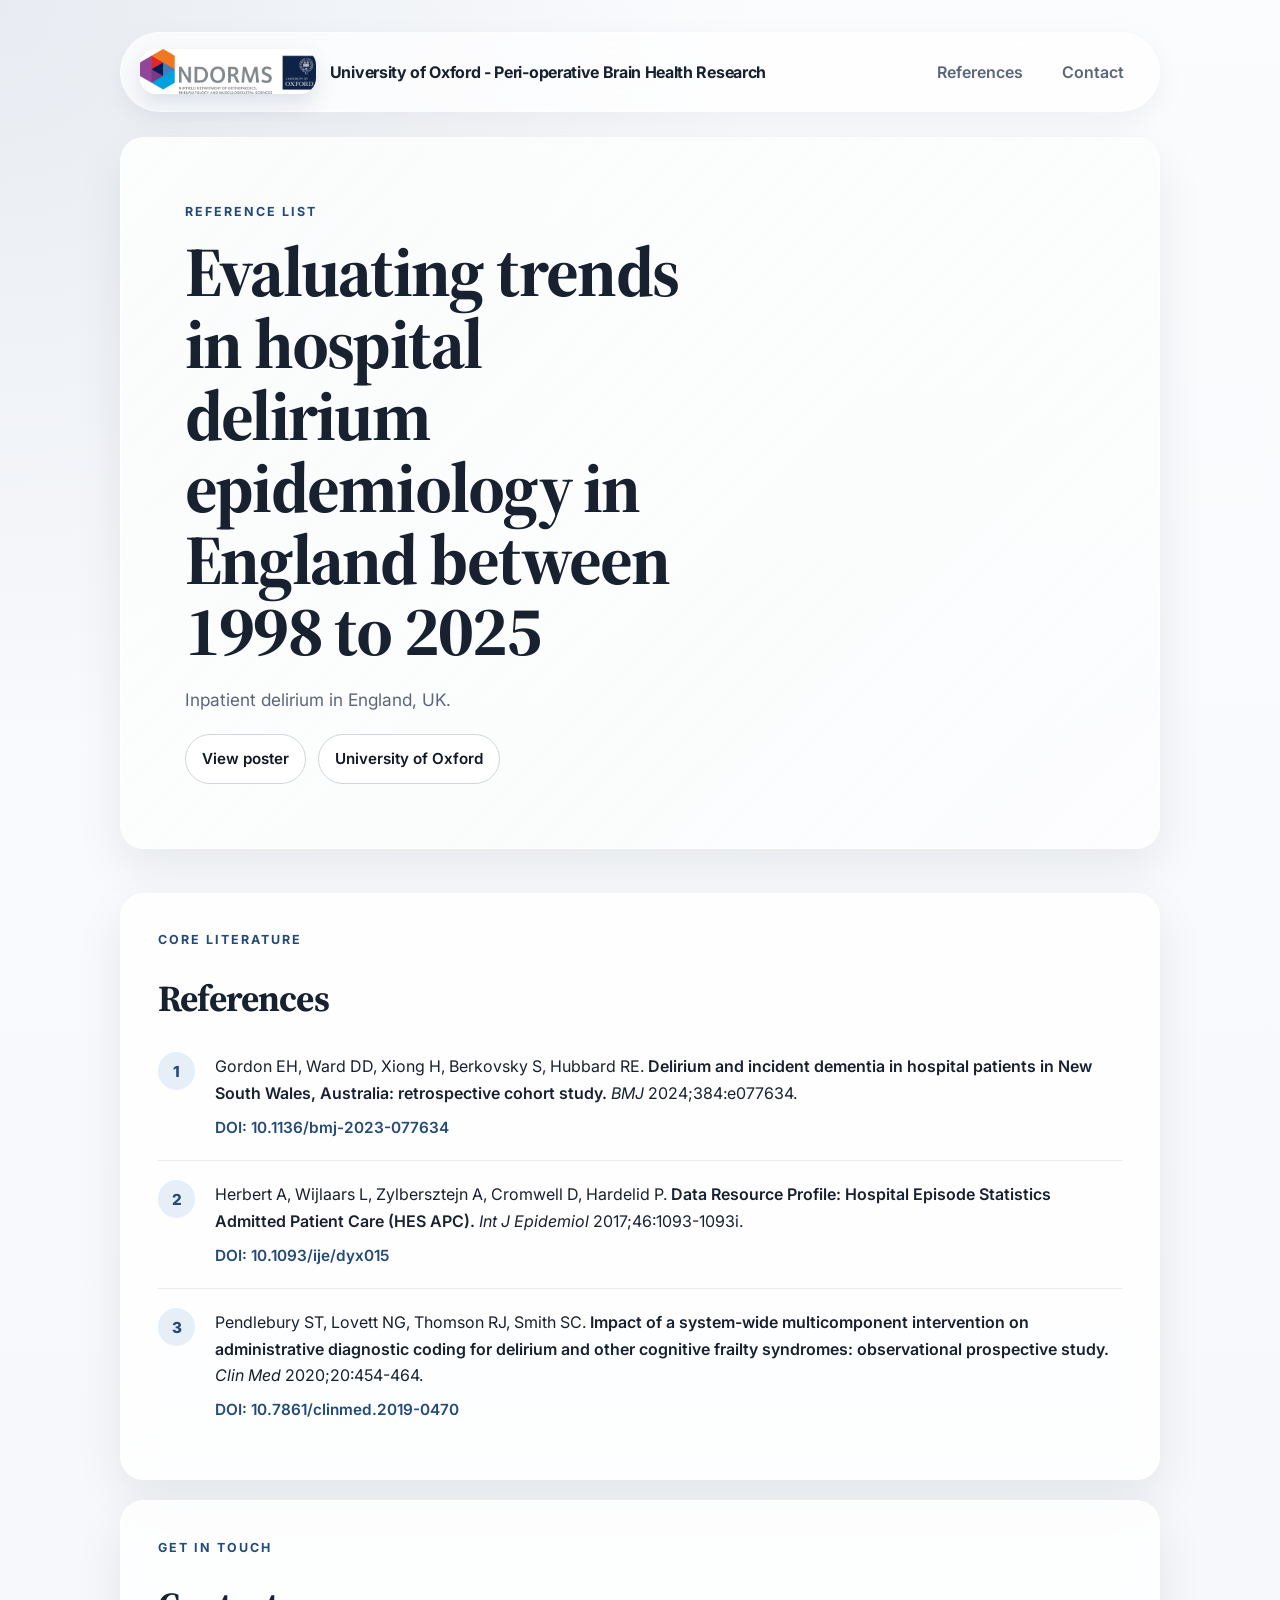
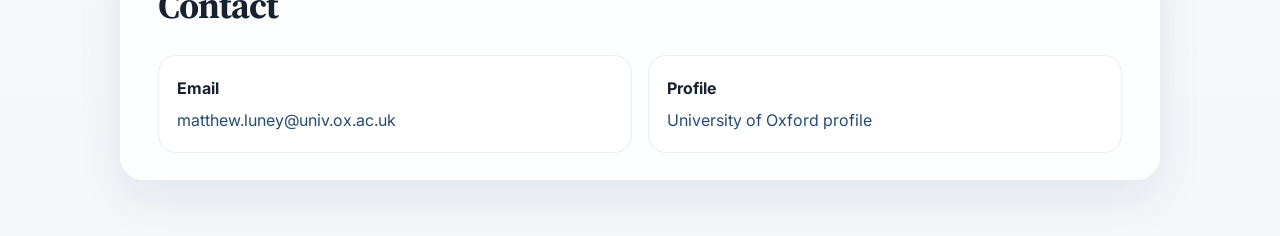
<file: index.html>
<!doctype html>
<html lang="en">
  <head>
    <meta charset="utf-8">
    <title> Delirium Epidemiology | References</title>
    <meta
      name="description"
      content="Reference list and contact information for the academic poster on Delirium Epidemiology."
    >
    <meta name="author" content="Matthew Luney">
    <meta name="viewport" content="width=device-width, initial-scale=1">
    <link rel="icon" type="image/png" href="favicon.png">

    <link rel="preconnect" href="https://fonts.googleapis.com">
    <link rel="preconnect" href="https://fonts.gstatic.com" crossorigin>
    <link
      href="https://fonts.googleapis.com/css2?family=Inter:wght@400;500;600;700;800&family=Source+Serif+4:wght@600;700&display=swap"
      rel="stylesheet"
    >
    <link rel="stylesheet" href="style-modern.css">
  </head>
  <body>
    <header class="site-header">
      <div class="nav-wrap">
        <a class="brand" href="#top" aria-label="Delirium Research home">
          <img src="logo1.jpg" alt="Delirium Research logo" class="site-logo">
          <span class="brand-text">University of Oxford - Peri-operative Brain Health Research</span>
        </a>

        <nav class="site-nav" aria-label="Primary navigation">
          <a href="#references">References</a>
          <a href="#contact">Contact</a>
        </nav>
      </div>

      <section class="hero" id="top">
        <p class="eyebrow"> Reference List</p>
        <h1>Evaluating trends in hospital delirium epidemiology in England between 1998 to 2025
          </h1>
        <p class="hero-subtitle">
          Inpatient delirium in England, UK.
        </p>
        <div class="hero-meta" aria-label="Project links">
            <a class="meta-button" href="https://luneym.github.io/deliriumresearch/ADSposter.pdf" target="_blank" rel="noopener">
            View poster
            </a>
            <a class="meta-button" href="https://www.ox.ac.uk" target="_blank" rel="noopener">
            University of Oxford
            </a>
        </div>
      </section>
    </header>

    <main class="page-shell">
      <section class="panel" id="references" aria-labelledby="references-title">
        <div class="section-heading">
          <p class="section-kicker">Core literature</p>
          <h2 id="references-title">References</h2>
        </div>

               <ol class="reference-list">
          <li>
            <div class="reference-text">
              Gordon EH, Ward DD, Xiong H, Berkovsky S, Hubbard RE. <span class="article-title">Delirium and incident dementia in hospital patients in New South Wales, Australia: retrospective cohort study.</span> <em>BMJ</em> 2024;384:e077634.
            </div>
            <a href="https://doi.org/10.1136/bmj-2023-077634" target="_blank" rel="noopener">DOI: 10.1136/bmj-2023-077634</a>
          </li>

          <li>
            <div class="reference-text">
              Herbert A, Wijlaars L, Zylbersztejn A, Cromwell D, Hardelid P. <span class="article-title">Data Resource Profile: Hospital Episode Statistics Admitted Patient Care (HES APC).</span> <em>Int J Epidemiol</em> 2017;46:1093-1093i.
            </div>
            <a href="https://doi.org/10.1093/ije/dyx015" target="_blank" rel="noopener">DOI: 10.1093/ije/dyx015</a>
          </li>

          <li>
            <div class="reference-text">
              Pendlebury ST, Lovett NG, Thomson RJ, Smith SC. <span class="article-title">Impact of a system-wide multicomponent intervention on administrative diagnostic coding for delirium and other cognitive frailty syndromes: observational prospective study.</span> <em>Clin Med</em> 2020;20:454-464.
            </div>
            <a href="https://doi.org/10.7861/clinmed.2019-0470" target="_blank" rel="noopener">DOI: 10.7861/clinmed.2019-0470</a>
          </li>
        </ol>
      </section>

      <section class="panel panel-compact" id="contact" aria-labelledby="contact-title">
        <div class="section-heading">
          <p class="section-kicker">Get in touch</p>
          <h2 id="contact-title">Contact</h2>
        </div>

        <div class="contact-grid">
          <div class="contact-card">
            <h3>Email</h3>
            <p>
              <a href="mailto:matthew.luney@univ.ox.ac.uk">matthew.luney@univ.ox.ac.uk</a>
            </p>
          </div>

          <div class="contact-card">
            <h3>Profile</h3>
            <p>
              <a href="https://www.ndorms.ox.ac.uk/team/matthew-luney" target="_blank" rel="noopener">University of Oxford profile</a>
            </p>
          </div>
        </div>
      </section>
    </main>
  </body>
</html>
</file>
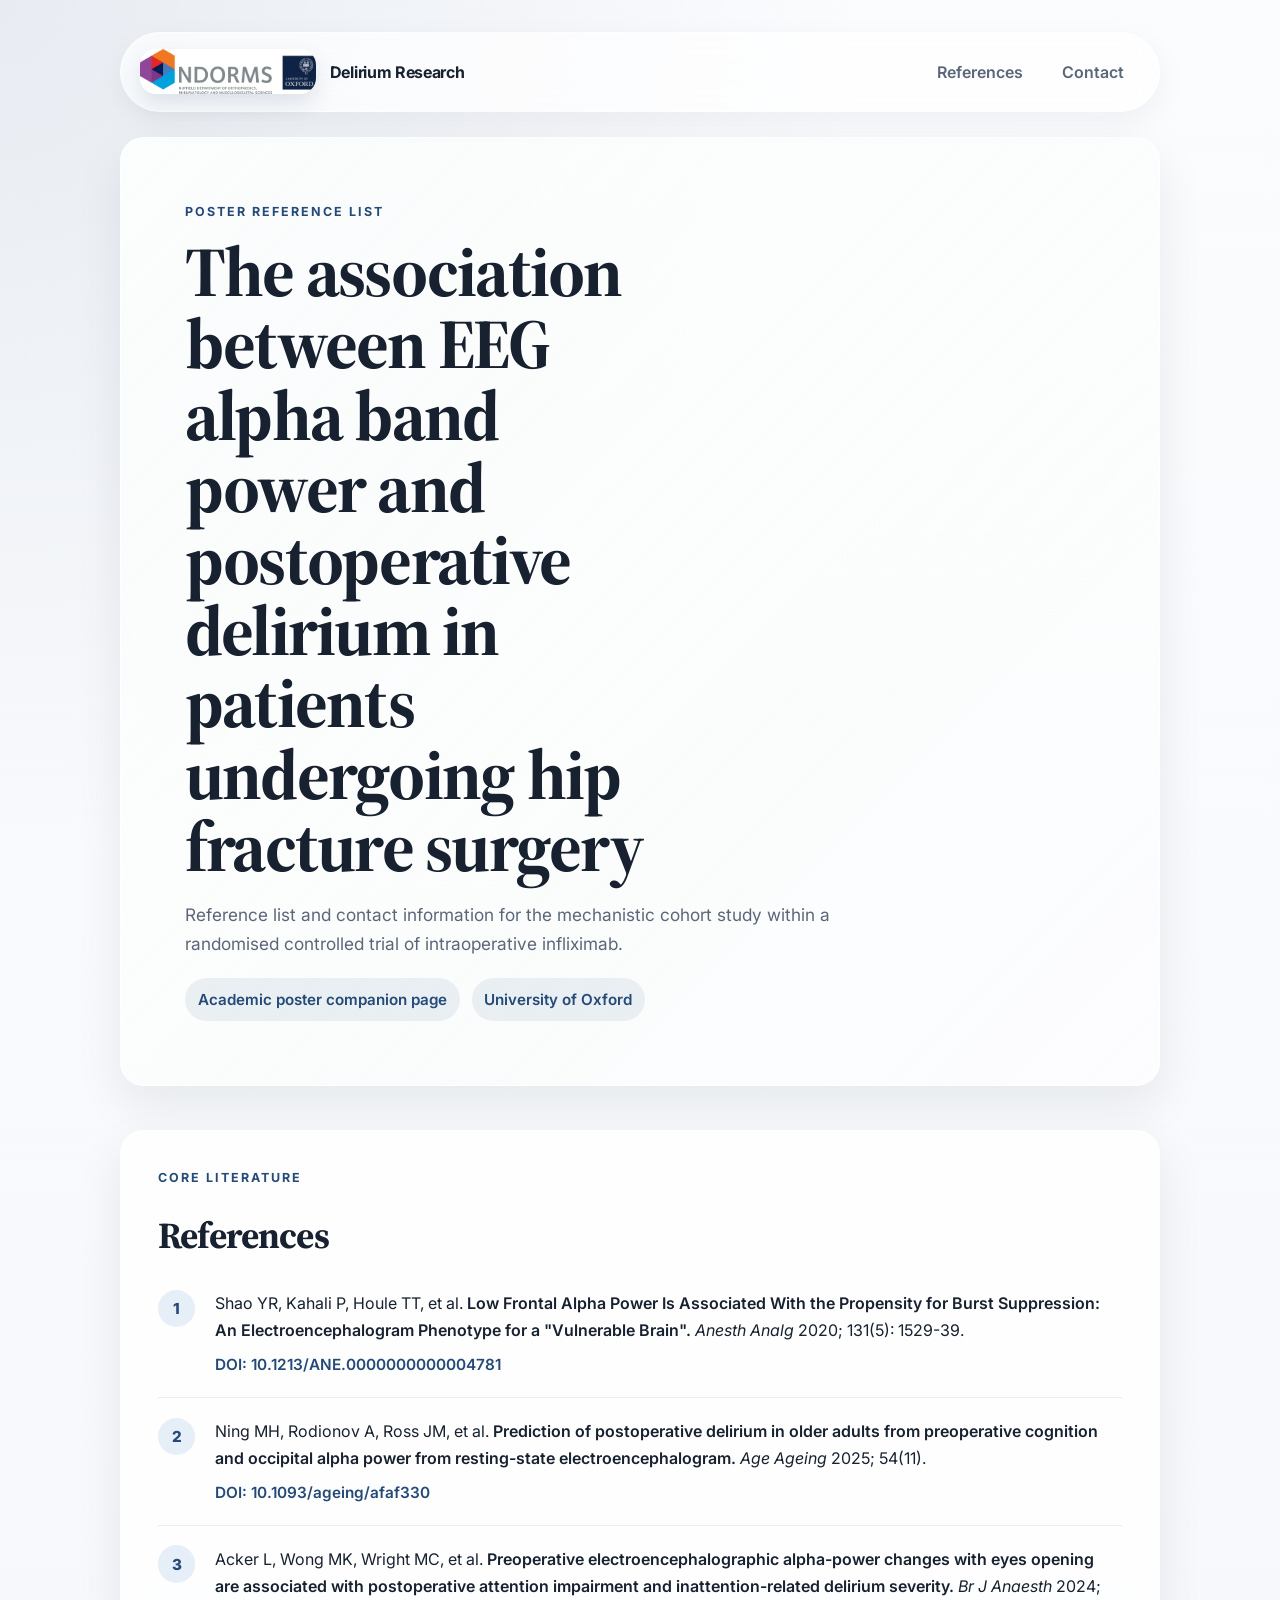
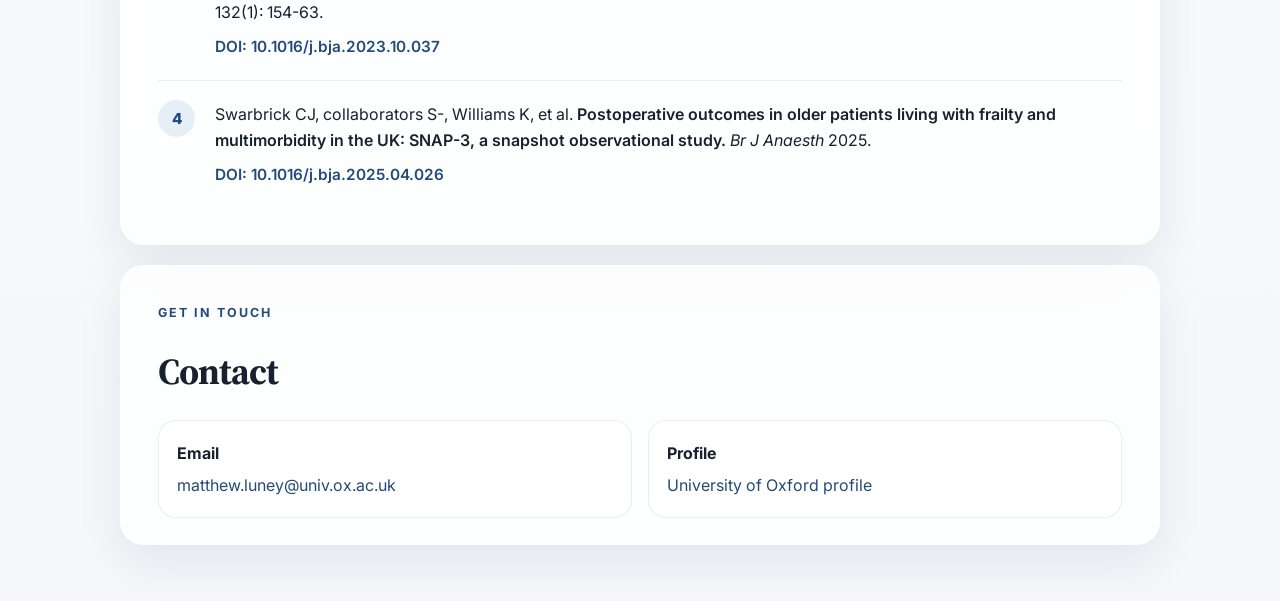
<file: index-modern.html>
<!doctype html>
<html lang="en">
  <head>
    <meta charset="utf-8">
    <title>EEG Alpha Power and Postoperative Delirium | References</title>
    <meta
      name="description"
      content="Reference list and contact information for the academic poster on EEG alpha power and postoperative delirium."
    >
    <meta name="author" content="Matthew Luney">
    <meta name="viewport" content="width=device-width, initial-scale=1">
    <link rel="icon" type="image/png" href="favicon.png">

    <link rel="preconnect" href="https://fonts.googleapis.com">
    <link rel="preconnect" href="https://fonts.gstatic.com" crossorigin>
    <link
      href="https://fonts.googleapis.com/css2?family=Inter:wght@400;500;600;700;800&family=Source+Serif+4:wght@600;700&display=swap"
      rel="stylesheet"
    >
    <link rel="stylesheet" href="style-modern.css">
  </head>
  <body>
    <header class="site-header">
      <div class="nav-wrap">
        <a class="brand" href="#top" aria-label="Delirium Research home">
          <img src="logo1.jpg" alt="Delirium Research logo" class="site-logo">
          <span class="brand-text">Delirium Research</span>
        </a>

        <nav class="site-nav" aria-label="Primary navigation">
          <a href="#references">References</a>
          <a href="#contact">Contact</a>
        </nav>
      </div>

      <section class="hero" id="top">
        <p class="eyebrow">Poster Reference List</p>
        <h1>The association between EEG alpha band power and postoperative delirium in patients undergoing hip fracture surgery</h1>
        <p class="hero-subtitle">
          Reference list and contact information for the mechanistic cohort study within a randomised controlled trial of intraoperative infliximab.
        </p>
        <div class="hero-meta" aria-label="Project metadata">
          <span>Academic poster companion page</span>
          <span>University of Oxford</span>
        </div>
      </section>
    </header>

    <main class="page-shell">
      <section class="panel" id="references" aria-labelledby="references-title">
        <div class="section-heading">
          <p class="section-kicker">Core literature</p>
          <h2 id="references-title">References</h2>
        </div>

        <ol class="reference-list">
          <li>
            <div class="reference-text">
              Shao YR, Kahali P, Houle TT, et al. <span class="article-title">Low Frontal Alpha Power Is Associated With the Propensity for Burst Suppression: An Electroencephalogram Phenotype for a "Vulnerable Brain".</span> <em>Anesth Analg</em> 2020; 131(5): 1529-39.
            </div>
            <a href="https://doi.org/10.1213/ANE.0000000000004781" target="_blank" rel="noopener">DOI: 10.1213/ANE.0000000000004781</a>
          </li>

          <li>
            <div class="reference-text">
              Ning MH, Rodionov A, Ross JM, et al. <span class="article-title">Prediction of postoperative delirium in older adults from preoperative cognition and occipital alpha power from resting-state electroencephalogram.</span> <em>Age Ageing</em> 2025; 54(11).
            </div>
            <a href="https://doi.org/10.1093/ageing/afaf330" target="_blank" rel="noopener">DOI: 10.1093/ageing/afaf330</a>
          </li>

          <li>
            <div class="reference-text">
              Acker L, Wong MK, Wright MC, et al. <span class="article-title">Preoperative electroencephalographic alpha-power changes with eyes opening are associated with postoperative attention impairment and inattention-related delirium severity.</span> <em>Br J Anaesth</em> 2024; 132(1): 154-63.
            </div>
            <a href="https://doi.org/10.1016/j.bja.2023.10.037" target="_blank" rel="noopener">DOI: 10.1016/j.bja.2023.10.037</a>
          </li>

          <li>
            <div class="reference-text">
              Swarbrick CJ, collaborators S-, Williams K, et al. <span class="article-title">Postoperative outcomes in older patients living with frailty and multimorbidity in the UK: SNAP-3, a snapshot observational study.</span> <em>Br J Anaesth</em> 2025.
            </div>
            <a href="https://doi.org/10.1016/j.bja.2025.04.026" target="_blank" rel="noopener">DOI: 10.1016/j.bja.2025.04.026</a>
          </li>
        </ol>
      </section>

      <section class="panel panel-compact" id="contact" aria-labelledby="contact-title">
        <div class="section-heading">
          <p class="section-kicker">Get in touch</p>
          <h2 id="contact-title">Contact</h2>
        </div>

        <div class="contact-grid">
          <div class="contact-card">
            <h3>Email</h3>
            <p>
              <a href="mailto:matthew.luney@univ.ox.ac.uk">matthew.luney@univ.ox.ac.uk</a>
            </p>
          </div>

          <div class="contact-card">
            <h3>Profile</h3>
            <p>
              <a href="https://www.ndorms.ox.ac.uk/team/matthew-luney" target="_blank" rel="noopener">University of Oxford profile</a>
            </p>
          </div>
        </div>
      </section>
    </main>
  </body>
</html>
</file>
<file: style-modern.css>
:root {
  --bg: #f5f7fb;
  --surface: rgba(255, 255, 255, 0.8);
  --surface-strong: #ffffff;
  --text: #18212f;
  --muted: #5b6678;
  --accent: #244a78;
  --accent-soft: #e6eef8;
  --border: rgba(24, 33, 47, 0.08);
  --shadow: 0 18px 48px rgba(17, 24, 39, 0.08);
  --radius-xl: 24px;
  --radius-lg: 18px;
  --radius-md: 14px;
  --max-width: 1040px;
}

* {
  box-sizing: border-box;
}

html {
  scroll-behavior: smooth;
}

body {
  margin: 0;
  font-family: "Inter", Arial, sans-serif;
  color: var(--text);
  background:
    radial-gradient(circle at top left, rgba(36, 74, 120, 0.09), transparent 34%),
    linear-gradient(180deg, #fbfcfe 0%, var(--bg) 100%);
  line-height: 1.65;
}

a {
  color: var(--accent);
  text-decoration: none;
}

a:hover,
a:focus-visible {
  text-decoration: underline;
  text-underline-offset: 0.14em;
}

img {
  max-width: 100%;
  display: block;
}

.site-header {
  padding: 1.25rem 1.25rem 0;
}

.nav-wrap,
.page-shell {
  width: min(var(--max-width), calc(100% - 2rem));
  margin: 0 auto;
}

.nav-wrap {
  display: flex;
  align-items: center;
  justify-content: space-between;
  gap: 1rem;
  padding: 0.95rem 1.2rem;
  margin-top: 0.75rem;
  background: rgba(255, 255, 255, 0.7);
  backdrop-filter: blur(16px);
  border: 1px solid rgba(255, 255, 255, 0.65);
  border-radius: 999px;
  box-shadow: 0 10px 30px rgba(17, 24, 39, 0.05);
  position: sticky;
  top: 1rem;
  z-index: 20;
}

.brand {
  display: inline-flex;
  align-items: center;
  gap: 0.85rem;
  min-width: 0;
  color: var(--text);
  text-decoration: none;
}

.brand:hover,
.brand:focus-visible {
  text-decoration: none;
}

.site-logo {
  width: clamp(52px, 19vw, 176px);
  height: auto;
  object-fit: contain;
  border-radius: 16px;
  box-shadow: 0 10px 22px rgba(36, 74, 120, 0.14);
}

.brand-text {
  font-weight: 700;
  letter-spacing: -0.02em;
}

.site-nav {
  display: flex;
  align-items: center;
  gap: 0.4rem;
  flex-wrap: wrap;
}

.site-nav a {
  padding: 0.65rem 1rem;
  border-radius: 999px;
  color: var(--muted);
  font-weight: 600;
}

.site-nav a:hover,
.site-nav a:focus-visible {
  background: var(--accent-soft);
  color: var(--accent);
  text-decoration: none;
}

.hero {
  width: min(var(--max-width), calc(100% - 2rem));
  margin: 1.6rem auto 0;
  padding: clamp(2rem, 5vw, 4rem);
  border-radius: var(--radius-xl);
  background:
    linear-gradient(135deg, rgba(255, 255, 255, 0.94), rgba(255, 255, 255, 0.78)),
    linear-gradient(135deg, rgba(36, 74, 120, 0.15), rgba(36, 74, 120, 0.02));
  border: 1px solid rgba(255, 255, 255, 0.72);
  box-shadow: var(--shadow);
}

.eyebrow,
.section-kicker {
  margin: 0 0 0.85rem;
  text-transform: uppercase;
  letter-spacing: 0.16em;
  font-size: 0.78rem;
  font-weight: 700;
  color: var(--accent);
}

.hero h1,
.section-heading h2 {
  margin: 0;
  font-family: "Source Serif 4", Georgia, serif;
  letter-spacing: -0.025em;
}

.hero h1 {
  max-width: 14ch;
  font-size: clamp(2.3rem, 6vw, 4.4rem);
  line-height: 1.02;
}

.hero-subtitle {
  max-width: 62ch;
  margin: 1.15rem 0 0;
  font-size: 1.08rem;
  color: var(--muted);
}

.hero-meta {
  display: flex;
  flex-wrap: wrap;
  gap: 0.75rem;
  margin-top: 1.25rem;
}

.meta-button {
  display: inline-flex;
  align-items: center;
  justify-content: center;
  padding: 0.7rem 1rem;
  border-radius: 999px;
  background: #ffffff;
  border: 1px solid #d1d5db;
  color: #111827;
  text-decoration: none;
  font-weight: 600;
  font-size: 0.95rem;
  transition: transform 0.15s ease, box-shadow 0.15s ease, border-color 0.15s ease;
}

.meta-button:hover {
  transform: translateY(-1px);
  border-color: #9ca3af;
  box-shadow: 0 8px 20px rgba(15, 23, 42, 0.08);
}

.meta-button:focus-visible {
  outline: 3px solid rgba(59, 130, 246, 0.25);
  outline-offset: 2px;
}

.hero-meta span {
  display: inline-flex;
  align-items: center;
  padding: 0.55rem 0.8rem;
  border-radius: 999px;
  background: rgba(36, 74, 120, 0.08);
  color: var(--accent);
  font-weight: 600;
  font-size: 0.95rem;
}

.page-shell {
  padding: 1.5rem 0 3.5rem;
}

.panel {
  background: var(--surface);
  backdrop-filter: blur(16px);
  border: 1px solid rgba(255, 255, 255, 0.72);
  border-radius: var(--radius-xl);
  box-shadow: var(--shadow);
  padding: clamp(1.4rem, 3vw, 2.3rem);
  margin-top: 1.25rem;
}

.panel-compact {
  padding-bottom: 1.6rem;
}

.section-heading {
  display: grid;
  gap: 0.2rem;
  margin-bottom: 1.15rem;
}

.section-heading h2 {
  font-size: clamp(1.65rem, 4vw, 2.3rem);
}

.reference-list {
  list-style: none;
  counter-reset: refs;
  margin: 0;
  padding: 0;
}

.reference-list li {
  counter-increment: refs;
  position: relative;
  padding: 1.25rem 0 1.25rem 3.6rem;
  border-top: 1px solid var(--border);
}

.reference-list li:first-child {
  border-top: 0;
  padding-top: 0.4rem;
}

.reference-list li::before {
  content: counter(refs);
  position: absolute;
  left: 0;
  top: 1.2rem;
  width: 2.35rem;
  height: 2.35rem;
  display: grid;
  place-items: center;
  border-radius: 999px;
  background: var(--accent-soft);
  color: var(--accent);
  font-weight: 800;
  font-size: 0.95rem;
}

.reference-list li:first-child::before {
  top: 0.35rem;
}

.reference-text {
  font-size: 1rem;
}

.article-title {
  font-weight: 600;
}

.reference-list li a {
  display: inline-block;
  margin-top: 0.55rem;
  font-size: 0.96rem;
  font-weight: 600;
}

.contact-grid {
  display: grid;
  grid-template-columns: repeat(2, minmax(0, 1fr));
  gap: 1rem;
}

.contact-card {
  background: var(--surface-strong);
  border: 1px solid var(--border);
  border-radius: var(--radius-lg);
  padding: 1.2rem 1.15rem;
}

.contact-card h3 {
  margin: 0 0 0.35rem;
  font-size: 1rem;
}

.contact-card p {
  margin: 0;
  color: var(--muted);
}

@media (max-width: 760px) {
  .nav-wrap {
    border-radius: 28px;
    align-items: flex-start;
    flex-direction: column;
  }

  .site-nav {
    width: 100%;
  }

  .site-nav a {
    padding-left: 0;
  }

  .hero h1 {
    max-width: none;
  }

  .reference-list li {
    padding-left: 0;
  }

  .reference-list li::before {
    position: static;
    margin-bottom: 0.8rem;
  }

  .contact-grid {
    grid-template-columns: 1fr;
  }
}
</file>
